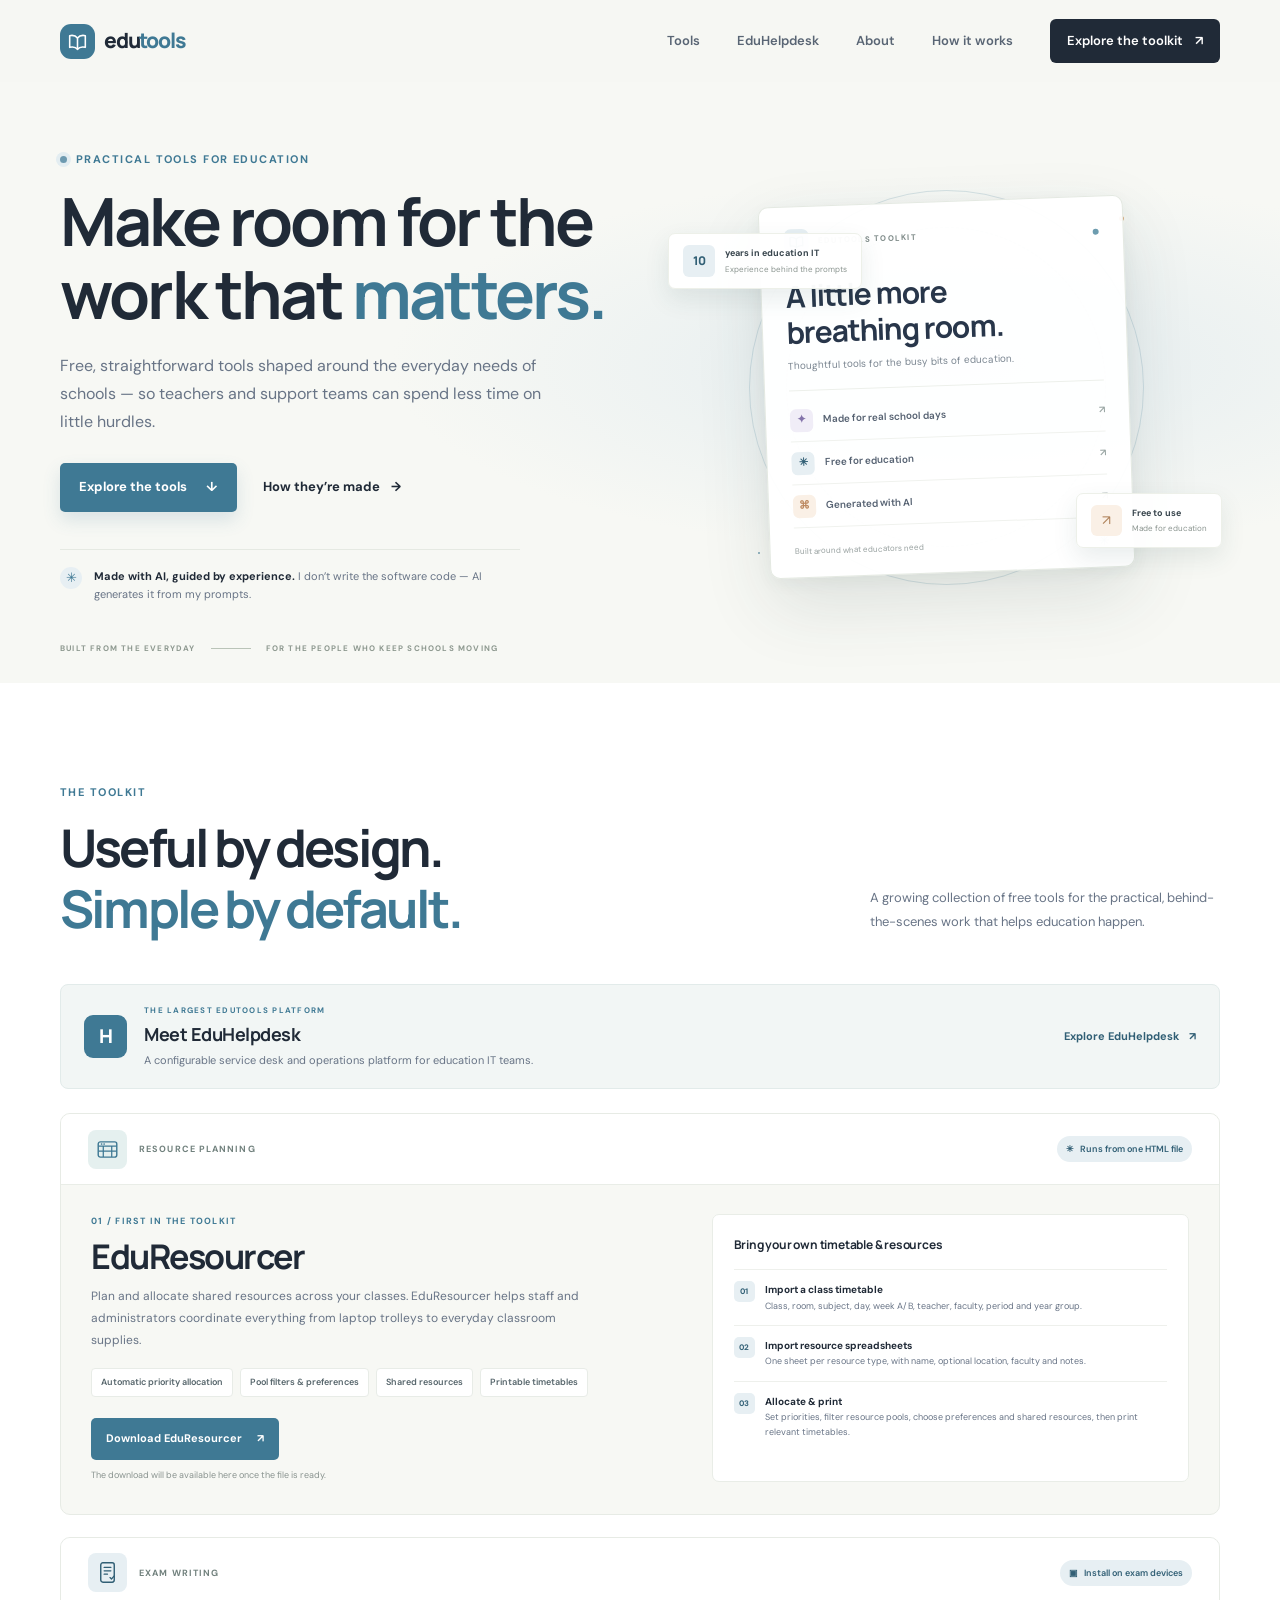
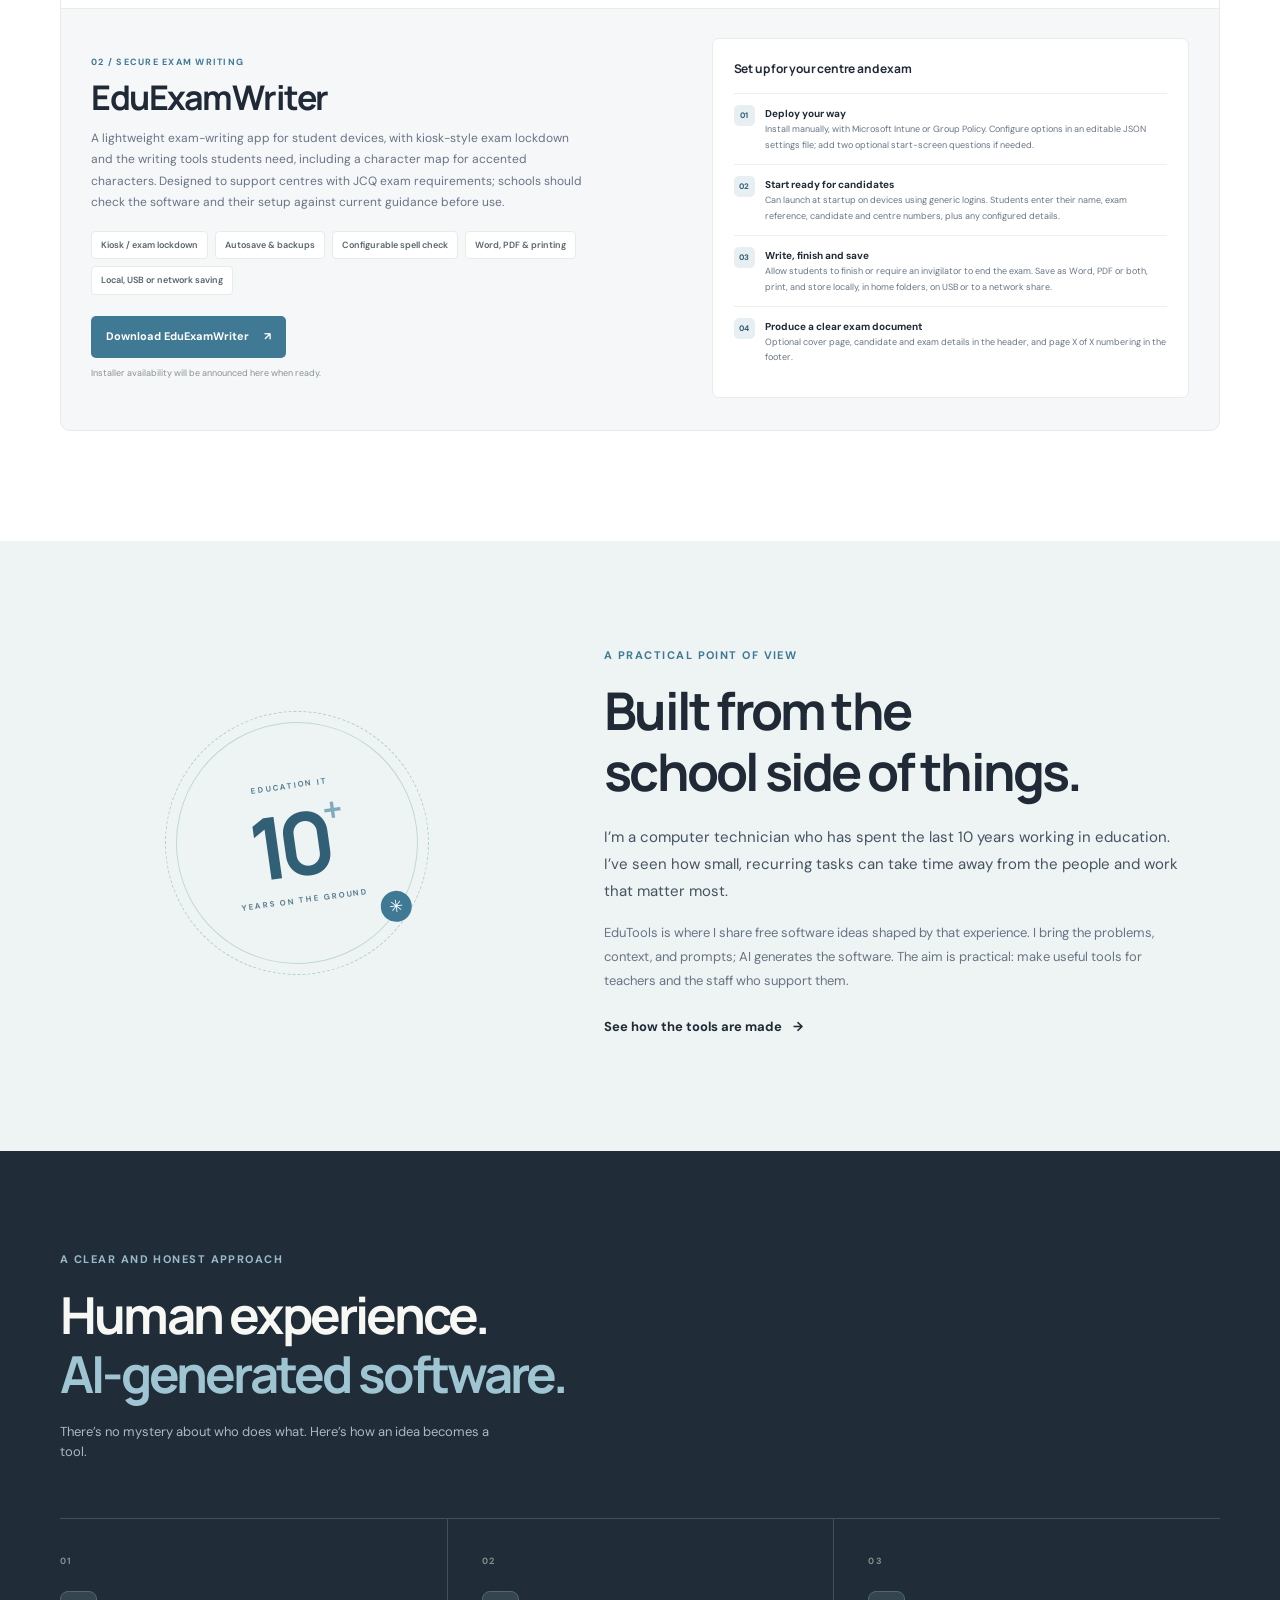
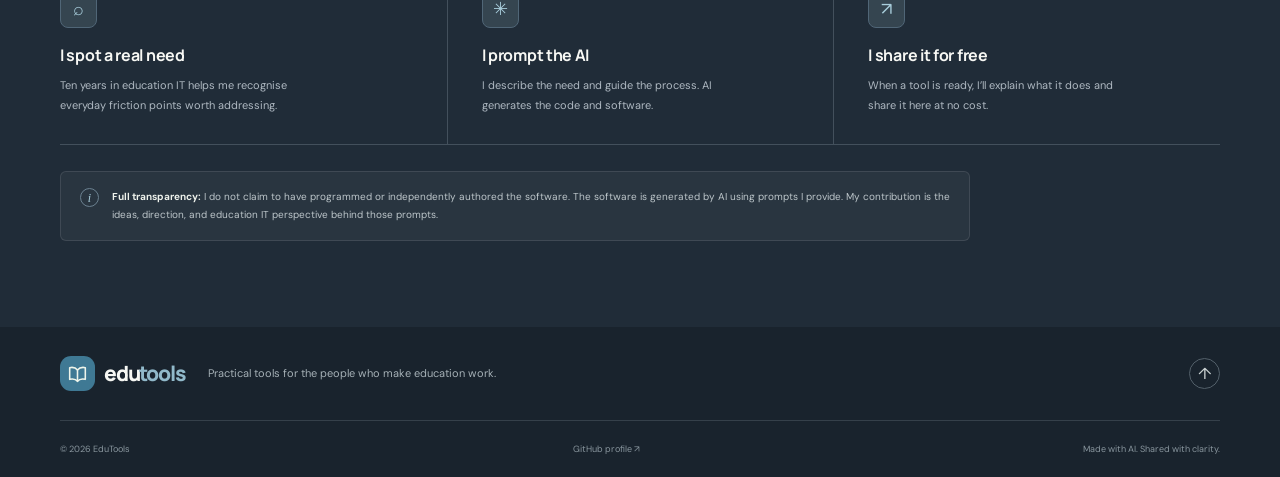
<file: index.html>
<!doctype html>
<html lang="en">
  <head>
    <meta charset="utf-8">
    <meta name="viewport" content="width=device-width, initial-scale=1">
    <meta name="theme-color" content="#f7f8f4">
    <meta
      name="description"
      content="Free, practical tools for education, shaped by a decade of school IT experience and generated with AI."
    >
    <title>EduTools — Practical tools for education</title>
    <link rel="preconnect" href="https://fonts.googleapis.com">
    <link rel="preconnect" href="https://fonts.gstatic.com" crossorigin>
    <link
      href="https://fonts.googleapis.com/css2?family=DM+Sans:wght@400;500;600;700&family=Manrope:wght@400;500;600;700;800&display=swap"
      rel="stylesheet"
    >
    <link rel="stylesheet" href="styles.css">
    <script src="download-links.js" defer></script>
    <script src="script.js" defer></script>
  </head>
  <body>
    <a class="skip-link" href="#main">Skip to content</a>
    <header class="site-header">
      <div class="container nav-wrap">
        <a class="brand" href="#" aria-label="EduTools home">
          <span class="brand-mark" aria-hidden="true">
            <svg viewBox="0 0 32 32" fill="none">
              <path d="M6 8.5C10.5 7.5 14 9 16 11.5c2-2.5 5.5-4 10-3v15c-4.5-1-8-.1-10 2.5-2-2.6-5.5-3.5-10-2.5v-15Z" stroke="currentColor" stroke-width="2" stroke-linejoin="round"/>
              <path d="M16 12v14" stroke="currentColor" stroke-width="2" stroke-linecap="round"/>
            </svg>
          </span>
          <span>edu<span class="brand-accent">tools</span></span>
        </a>
        <button class="menu-toggle" type="button" aria-expanded="false" aria-controls="primary-nav">
          <span class="sr-only">Toggle navigation menu</span>
          <span></span><span></span>
        </button>
        <nav class="primary-nav" id="primary-nav" aria-label="Main navigation">
          <a href="#tools">Tools</a>
          <a href="helpdesk.html">EduHelpdesk</a>
          <a href="#about">About</a>
          <a href="#how">How it works</a>
          <a class="nav-cta" href="#tools">Explore the toolkit <span aria-hidden="true">↗</span></a>
        </nav>
      </div>
    </header>

    <main id="main">
      <section class="hero section-shell">
        <div class="container hero-grid">
          <div class="hero-copy">
            <p class="eyebrow"><span class="eyebrow-dot"></span> Practical tools for education</p>
            <h1>Make room for the work that <span>matters.</span></h1>
            <p class="hero-lede">
              Free, straightforward tools shaped around the everyday needs of schools —
              so teachers and support teams can spend less time on little hurdles.
            </p>
            <div class="hero-actions">
              <a class="button button-primary" href="#tools">Explore the tools <span aria-hidden="true">↓</span></a>
              <a class="text-link" href="#how">How they’re made <span aria-hidden="true">→</span></a>
            </div>
            <div class="honesty-note">
              <span class="honesty-icon" aria-hidden="true">✳</span>
              <p><strong>Made with AI, guided by experience.</strong> I don’t write the software code — AI generates it from my prompts.</p>
            </div>
          </div>

          <div class="hero-art" aria-label="An illustration of practical education tools">
            <div class="art-orbit orbit-one"></div>
            <div class="art-orbit orbit-two"></div>
            <div class="orbit-dot dot-one"></div>
            <div class="orbit-dot dot-two"></div>
            <div class="art-card card-main">
              <div class="card-topline">
                <span class="mini-mark"><svg viewBox="0 0 24 24" fill="none" aria-hidden="true"><path d="M4 6.5c3.3-.7 5.8.4 8 2.1 2.2-1.7 4.7-2.8 8-2.1v11c-3.3-.7-5.8 0-8 2-2.2-2-4.7-2.7-8-2v-11Z" stroke="currentColor" stroke-width="1.6" stroke-linejoin="round"/><path d="M12 8.8v10.4" stroke="currentColor" stroke-width="1.6"/></svg></span>
                <span class="card-label">EDUTOOLS TOOLKIT</span>
                <span class="live-dot" aria-hidden="true"></span>
              </div>
              <div class="art-heading">A little more<br>breathing room.</div>
              <p class="art-caption">Thoughtful tools for the busy bits of education.</p>
              <div class="art-divider"></div>
              <div class="art-rows">
                <div class="art-row"><span class="row-icon lilac">✦</span><span>Made for real school days</span><span class="row-arrow">↗</span></div>
                <div class="art-row"><span class="row-icon mint">✳</span><span>Free for education</span><span class="row-arrow">↗</span></div>
                <div class="art-row"><span class="row-icon peach">⌘</span><span>Generated with AI</span><span class="row-arrow">↗</span></div>
              </div>
              <div class="card-footer"><span>Built around what educators need</span><span class="footer-sparkle">✳</span></div>
            </div>
            <div class="floating-tag tag-experience"><span class="tag-icon">10</span><span><strong>years in education IT</strong><small>Experience behind the prompts</small></span></div>
            <div class="floating-tag tag-free"><span class="free-icon">↗</span><span><strong>Free to use</strong><small>Made for education</small></span></div>
          </div>
        </div>
        <div class="hero-bottom container">
          <span>BUILT FROM THE EVERYDAY</span>
          <span class="bottom-line"></span>
          <span>FOR THE PEOPLE WHO KEEP SCHOOLS MOVING</span>
        </div>
      </section>

      <section class="tools-section section-shell" id="tools">
        <div class="container">
          <div class="section-heading tools-heading">
            <div>
              <p class="eyebrow">The toolkit</p>
              <h2>Useful by design.<br><span>Simple by default.</span></h2>
            </div>
            <p class="section-intro">A growing collection of free tools for the practical, behind-the-scenes work that helps education happen.</p>
          </div>
          <a class="helpdesk-feature-link" href="helpdesk.html">
            <span class="helpdesk-feature-icon" aria-hidden="true">H</span>
            <span class="helpdesk-feature-copy">
              <span class="tool-kicker">THE LARGEST EDUTOOLS PLATFORM</span>
              <strong>Meet EduHelpdesk</strong>
              <span>A configurable service desk and operations platform for education IT teams.</span>
            </span>
            <span class="helpdesk-feature-cta">Explore EduHelpdesk <span aria-hidden="true">↗</span></span>
          </a>
          <article class="tool-card">
            <div class="tool-card-top">
              <div class="tool-icon" aria-hidden="true">
                <svg viewBox="0 0 32 32" fill="none">
                  <rect x="5" y="7" width="22" height="18" rx="2.5" stroke="currentColor" stroke-width="1.7"/>
                  <path d="M5 12h22M11 12v13m10-13v13M5 18h22" stroke="currentColor" stroke-width="1.5"/>
                  <path d="M9 9.5h.01M12 9.5h.01" stroke="currentColor" stroke-width="2" stroke-linecap="round"/>
                </svg>
              </div>
              <span class="tool-type">RESOURCE PLANNING</span>
              <span class="tool-file-badge"><span aria-hidden="true">✳</span> Runs from one HTML file</span>
            </div>
            <div class="tool-card-body">
              <div class="tool-details">
                <p class="tool-kicker">01 / FIRST IN THE TOOLKIT</p>
                <h3>EduResourcer</h3>
                <p class="tool-description">Plan and allocate shared resources across your classes. EduResourcer helps staff and administrators coordinate everything from laptop trolleys to everyday classroom supplies.</p>
                <div class="tool-features" aria-label="Key features">
                  <span>Automatic priority allocation</span>
                  <span>Pool filters &amp; preferences</span>
                  <span>Shared resources</span>
                  <span>Printable timetables</span>
                </div>
                <a class="tool-download is-disabled" id="eduresourcer-download" aria-disabled="true" tabindex="-1">
                  <span class="download-label">Download link coming soon</span>
                  <span aria-hidden="true">↗</span>
                </a>
                <p class="download-note">The download will be available here once the file is ready.</p>
              </div>
              <div class="tool-workflow">
                <h4>Bring your own timetable &amp; resources</h4>
                <div class="workflow-item">
                  <span class="workflow-number">01</span>
                  <p><strong>Import a class timetable</strong><br>Class, room, subject, day, week A/B, teacher, faculty, period and year group.</p>
                </div>
                <div class="workflow-item">
                  <span class="workflow-number">02</span>
                  <p><strong>Import resource spreadsheets</strong><br>One sheet per resource type, with name, optional location, faculty and notes.</p>
                </div>
                <div class="workflow-item">
                  <span class="workflow-number">03</span>
                  <p><strong>Allocate &amp; print</strong><br>Set priorities, filter resource pools, choose preferences and shared resources, then print relevant timetables.</p>
                </div>
              </div>
            </div>
          </article>
          <article class="tool-card tool-card-exam">
            <div class="tool-card-top">
              <div class="tool-icon exam-icon" aria-hidden="true">
                <svg viewBox="0 0 32 32" fill="none">
                  <rect x="8" y="4.5" width="16" height="23" rx="2.5" stroke="currentColor" stroke-width="1.7"/>
                  <path d="M12 10h8m-8 4h8m-8 4h4" stroke="currentColor" stroke-width="1.5" stroke-linecap="round"/>
                  <path d="m19 22 1.7 1.7L24 20" stroke="currentColor" stroke-width="1.5" stroke-linecap="round" stroke-linejoin="round"/>
                </svg>
              </div>
              <span class="tool-type">EXAM WRITING</span>
              <span class="tool-file-badge install-badge"><span aria-hidden="true">▣</span> Install on exam devices</span>
            </div>
            <div class="tool-card-body">
              <div class="tool-details">
                <p class="tool-kicker">02 / SECURE EXAM WRITING</p>
                <h3>EduExamWriter</h3>
                <p class="tool-description">A lightweight exam-writing app for student devices, with kiosk-style exam lockdown and the writing tools students need, including a character map for accented characters. Designed to support centres with JCQ exam requirements; schools should check the software and their setup against current guidance before use.</p>
                <div class="tool-features" aria-label="Key features">
                  <span>Kiosk / exam lockdown</span>
                  <span>Autosave &amp; backups</span>
                  <span>Configurable spell check</span>
                  <span>Word, PDF &amp; printing</span>
                  <span>Local, USB or network saving</span>
                </div>
                <a class="tool-download is-disabled" id="eduexamwriter-download" aria-disabled="true" tabindex="-1">
                  <span class="download-label">Installer link coming soon</span>
                  <span aria-hidden="true">↗</span>
                </a>
                <p class="download-note">Installer availability will be announced here when ready.</p>
              </div>
              <div class="tool-workflow">
                <h4>Set up for your centre and exam</h4>
                <div class="workflow-item">
                  <span class="workflow-number">01</span>
                  <p><strong>Deploy your way</strong><br>Install manually, with Microsoft Intune or Group Policy. Configure options in an editable JSON settings file; add two optional start-screen questions if needed.</p>
                </div>
                <div class="workflow-item">
                  <span class="workflow-number">02</span>
                  <p><strong>Start ready for candidates</strong><br>Can launch at startup on devices using generic logins. Students enter their name, exam reference, candidate and centre numbers, plus any configured details.</p>
                </div>
                <div class="workflow-item">
                  <span class="workflow-number">03</span>
                  <p><strong>Write, finish and save</strong><br>Allow students to finish or require an invigilator to end the exam. Save as Word, PDF or both, print, and store locally, in home folders, on USB or to a network share.</p>
                </div>
                <div class="workflow-item">
                  <span class="workflow-number">04</span>
                  <p><strong>Produce a clear exam document</strong><br>Optional cover page, candidate and exam details in the header, and page X of X numbering in the footer.</p>
                </div>
              </div>
            </div>
          </article>
        </div>
      </section>

      <section class="about-section section-shell" id="about">
        <div class="container about-grid">
          <div class="about-stamp">
            <div class="stamp-ring">
              <span class="stamp-top">EDUCATION IT</span>
              <span class="stamp-number">10<span>+</span></span>
              <span class="stamp-bottom">YEARS ON THE GROUND</span>
              <span class="stamp-center" aria-hidden="true">✳</span>
            </div>
          </div>
          <div class="about-copy">
            <p class="eyebrow">A practical point of view</p>
            <h2>Built from the<br>school side of things.</h2>
            <p class="about-lede">I’m a computer technician who has spent the last 10 years working in education. I’ve seen how small, recurring tasks can take time away from the people and work that matter most.</p>
            <p>EduTools is where I share free software ideas shaped by that experience. I bring the problems, context, and prompts; AI generates the software. The aim is practical: make useful tools for teachers and the staff who support them.</p>
            <a class="text-link" href="#how">See how the tools are made <span aria-hidden="true">→</span></a>
          </div>
        </div>
      </section>

      <section class="process-section section-shell" id="how">
        <div class="container">
          <div class="process-heading">
            <p class="eyebrow eyebrow-light">A clear and honest approach</p>
            <h2>Human experience.<br><span>AI-generated software.</span></h2>
            <p>There’s no mystery about who does what. Here’s how an idea becomes a tool.</p>
          </div>
          <div class="process-steps">
            <article class="process-step">
              <span class="step-number">01</span>
              <span class="step-icon" aria-hidden="true">⌕</span>
              <h3>I spot a real need</h3>
              <p>Ten years in education IT helps me recognise everyday friction points worth addressing.</p>
            </article>
            <article class="process-step">
              <span class="step-number">02</span>
              <span class="step-icon" aria-hidden="true">✳</span>
              <h3>I prompt the AI</h3>
              <p>I describe the need and guide the process. AI generates the code and software.</p>
            </article>
            <article class="process-step">
              <span class="step-number">03</span>
              <span class="step-icon" aria-hidden="true">↗</span>
              <h3>I share it for free</h3>
              <p>When a tool is ready, I’ll explain what it does and share it here at no cost.</p>
            </article>
          </div>
          <div class="disclosure">
            <span class="disclosure-icon" aria-hidden="true">i</span>
            <p><strong>Full transparency:</strong> I do not claim to have programmed or independently authored the software. The software is generated by AI using prompts I provide. My contribution is the ideas, direction, and education IT perspective behind those prompts.</p>
          </div>
        </div>
      </section>
    </main>

    <footer class="site-footer">
      <div class="container footer-main">
        <a class="brand footer-brand" href="#" aria-label="EduTools home">
          <span class="brand-mark" aria-hidden="true">
            <svg viewBox="0 0 32 32" fill="none"><path d="M6 8.5C10.5 7.5 14 9 16 11.5c2-2.5 5.5-4 10-3v15c-4.5-1-8-.1-10 2.5-2-2.6-5.5-3.5-10-2.5v-15Z" stroke="currentColor" stroke-width="2" stroke-linejoin="round"/><path d="M16 12v14" stroke="currentColor" stroke-width="2" stroke-linecap="round"/></svg>
          </span>
          <span>edu<span class="brand-accent">tools</span></span>
        </a>
        <p>Practical tools for the people who make education work.</p>
        <a class="footer-up" href="#" aria-label="Back to top">↑</a>
      </div>
      <div class="container footer-bottom">
        <span>© <span id="year">2026</span> EduTools</span>
        <a href="https://github.com/StevenPaulDavid" target="_blank" rel="noopener noreferrer">GitHub profile ↗</a>
        <span>Made with AI. Shared with clarity.</span>
      </div>
    </footer>
  </body>
</html>
</file>
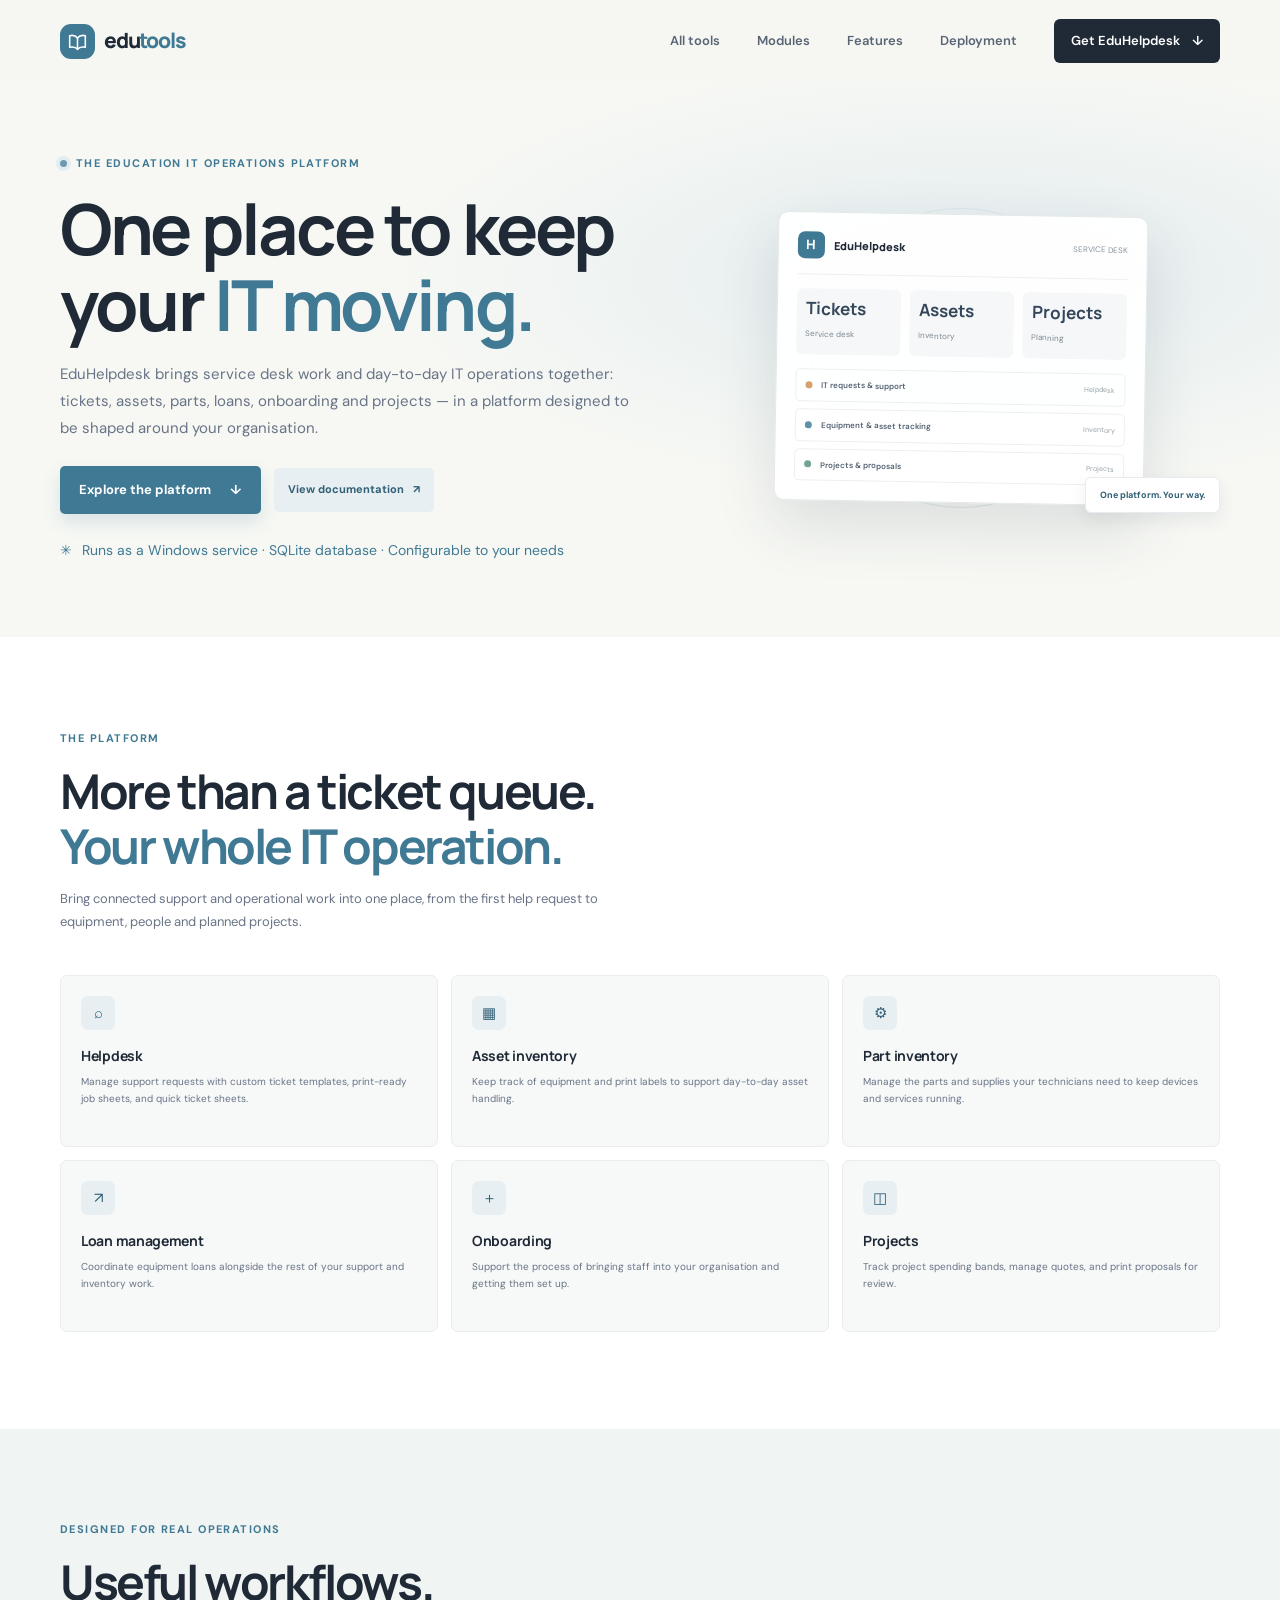
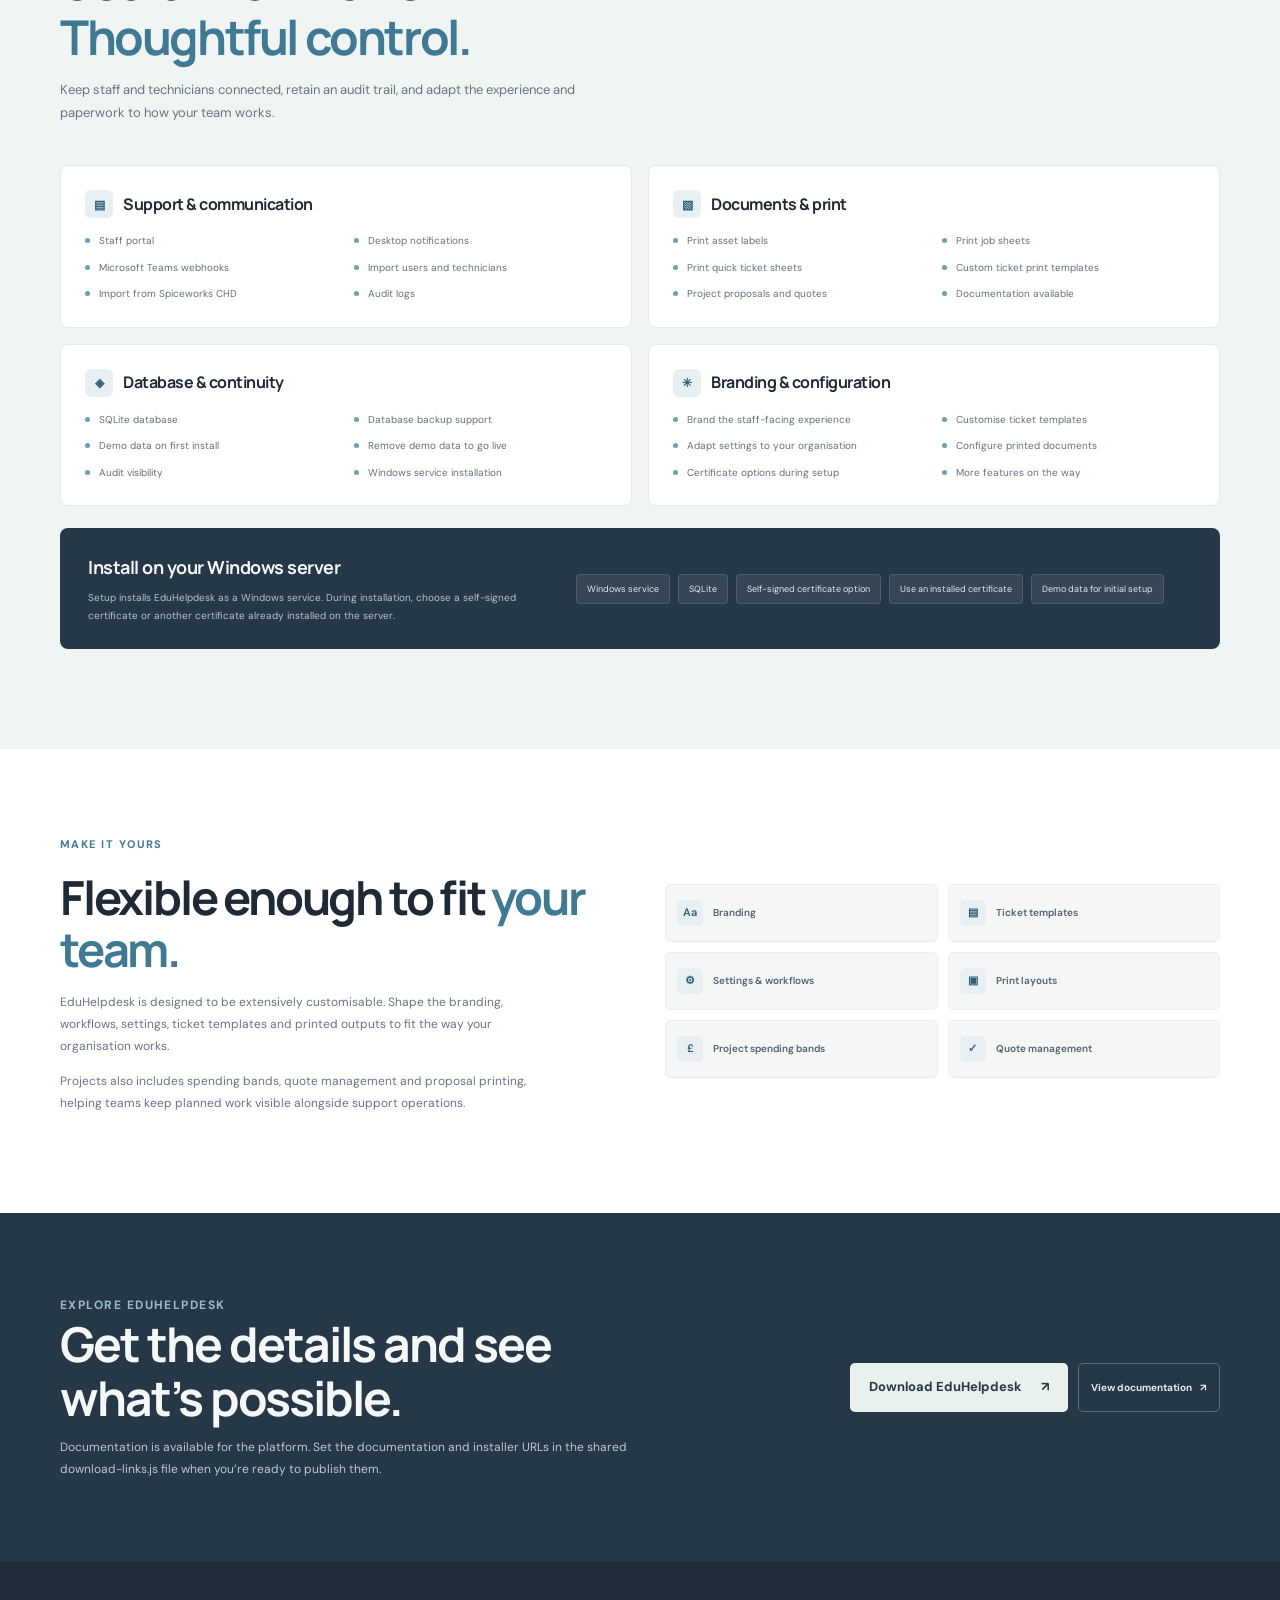
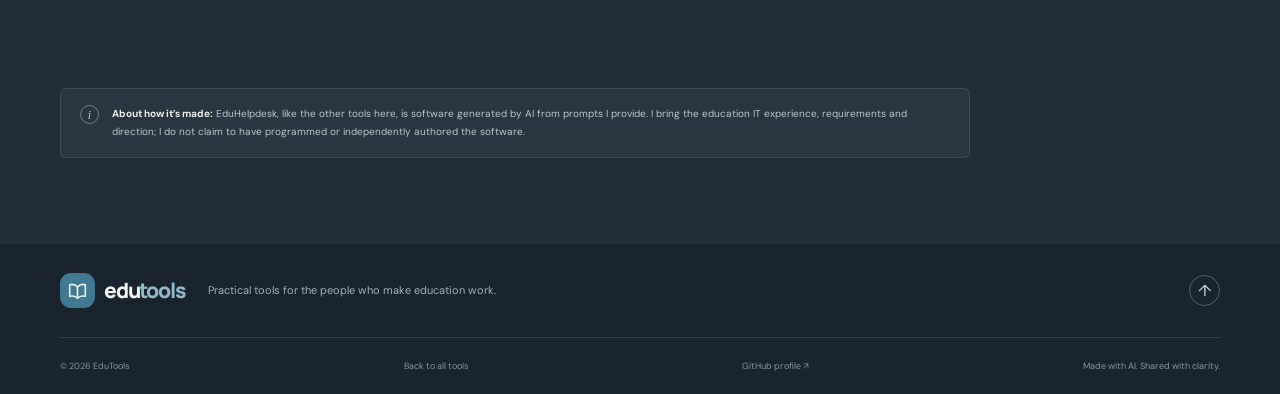
<file: helpdesk.html>
<!doctype html>
<html lang="en">
  <head>
    <meta charset="utf-8">
    <meta name="viewport" content="width=device-width, initial-scale=1">
    <meta name="theme-color" content="#f7f8f4">
    <meta
      name="description"
      content="Meet EduHelpdesk: a configurable education IT platform for helpdesk tickets, assets, parts, loans, onboarding and projects."
    >
    <title>EduHelpdesk — Education IT, organised</title>
    <link rel="preconnect" href="https://fonts.googleapis.com">
    <link rel="preconnect" href="https://fonts.gstatic.com" crossorigin>
    <link
      href="https://fonts.googleapis.com/css2?family=DM+Sans:wght@400;500;600;700&family=Manrope:wght@400;500;600;700;800&display=swap"
      rel="stylesheet"
    >
    <link rel="stylesheet" href="styles.css">
    <link rel="stylesheet" href="helpdesk.css">
    <script src="download-links.js" defer></script>
    <script src="script.js" defer></script>
  </head>
  <body class="helpdesk-page">
    <a class="skip-link" href="#main">Skip to content</a>
    <header class="site-header">
      <div class="container nav-wrap">
        <a class="brand" href="index.html" aria-label="EduTools home">
          <span class="brand-mark" aria-hidden="true">
            <svg viewBox="0 0 32 32" fill="none">
              <path d="M6 8.5C10.5 7.5 14 9 16 11.5c2-2.5 5.5-4 10-3v15c-4.5-1-8-.1-10 2.5-2-2.6-5.5-3.5-10-2.5v-15Z" stroke="currentColor" stroke-width="2" stroke-linejoin="round"/>
              <path d="M16 12v14" stroke="currentColor" stroke-width="2" stroke-linecap="round"/>
            </svg>
          </span>
          <span>edu<span class="brand-accent">tools</span></span>
        </a>
        <button class="menu-toggle" type="button" aria-expanded="false" aria-controls="primary-nav">
          <span class="sr-only">Toggle navigation menu</span>
          <span></span><span></span>
        </button>
        <nav class="primary-nav" id="primary-nav" aria-label="Main navigation">
          <a href="index.html#tools">All tools</a>
          <a href="#modules">Modules</a>
          <a href="#features">Features</a>
          <a href="#deployment">Deployment</a>
          <a class="nav-cta" href="#get-started">Get EduHelpdesk <span aria-hidden="true">↓</span></a>
        </nav>
      </div>
    </header>

    <main id="main">
      <section class="helpdesk-hero section-shell">
        <div class="container helpdesk-hero-grid">
          <div class="helpdesk-hero-copy">
            <p class="eyebrow"><span class="eyebrow-dot"></span> The education IT operations platform</p>
            <h1>One place to keep your <span>IT moving.</span></h1>
            <p>EduHelpdesk brings service desk work and day-to-day IT operations together: tickets, assets, parts, loans, onboarding and projects — in a platform designed to be shaped around your organisation.</p>
            <div class="helpdesk-actions">
              <a class="button button-primary helpdesk-primary" href="#modules">Explore the platform <span aria-hidden="true">↓</span></a>
              <a class="helpdesk-secondary is-disabled" id="helpdesk-docs" aria-disabled="true" tabindex="-1">
                <span class="download-label">Documentation link coming soon</span>
                <span aria-hidden="true">↗</span>
              </a>
            </div>
            <div class="helpdesk-hero-footnote">
              <span aria-hidden="true">✳</span>
              <span>Runs as a Windows service · SQLite database · Configurable to your needs</span>
            </div>
          </div>
          <div class="helpdesk-hero-art" aria-label="Illustration of an IT helpdesk dashboard">
            <div class="helpdesk-orbit"></div>
            <div class="helpdesk-dashboard">
              <div class="dashboard-top">
                <span class="dashboard-mark">H</span>
                <span class="dashboard-title">EduHelpdesk</span>
                <span class="dashboard-subtitle">SERVICE DESK</span>
              </div>
              <div class="dashboard-metrics">
                <div class="dashboard-metric"><strong>Tickets</strong><span>Service desk</span></div>
                <div class="dashboard-metric"><strong>Assets</strong><span>Inventory</span></div>
                <div class="dashboard-metric"><strong>Projects</strong><span>Planning</span></div>
              </div>
              <div class="dashboard-tickets">
                <div class="dashboard-ticket"><span class="ticket-status"></span><span class="dashboard-ticket-text">IT requests &amp; support</span><small>Helpdesk</small></div>
                <div class="dashboard-ticket"><span class="ticket-status ticket-open"></span><span class="dashboard-ticket-text">Equipment &amp; asset tracking</span><small>Inventory</small></div>
                <div class="dashboard-ticket"><span class="ticket-status ticket-done"></span><span class="dashboard-ticket-text">Projects &amp; proposals</span><small>Projects</small></div>
              </div>
            </div>
            <span class="hero-platform-tag">One platform. Your way.</span>
          </div>
        </div>
      </section>

      <section class="helpdesk-overview section-shell" id="modules">
        <div class="container">
          <div class="helpdesk-section-heading">
            <p class="eyebrow">The platform</p>
            <h2>More than a ticket queue.<br><span>Your whole IT operation.</span></h2>
            <p>Bring connected support and operational work into one place, from the first help request to equipment, people and planned projects.</p>
          </div>
          <div class="module-grid">
            <article class="module-card">
              <span class="module-icon" aria-hidden="true">⌕</span>
              <h3>Helpdesk</h3>
              <p>Manage support requests with custom ticket templates, print-ready job sheets, and quick ticket sheets.</p>
            </article>
            <article class="module-card">
              <span class="module-icon" aria-hidden="true">▦</span>
              <h3>Asset inventory</h3>
              <p>Keep track of equipment and print labels to support day-to-day asset handling.</p>
            </article>
            <article class="module-card">
              <span class="module-icon" aria-hidden="true">⚙</span>
              <h3>Part inventory</h3>
              <p>Manage the parts and supplies your technicians need to keep devices and services running.</p>
            </article>
            <article class="module-card">
              <span class="module-icon" aria-hidden="true">↗</span>
              <h3>Loan management</h3>
              <p>Coordinate equipment loans alongside the rest of your support and inventory work.</p>
            </article>
            <article class="module-card">
              <span class="module-icon" aria-hidden="true">＋</span>
              <h3>Onboarding</h3>
              <p>Support the process of bringing staff into your organisation and getting them set up.</p>
            </article>
            <article class="module-card">
              <span class="module-icon" aria-hidden="true">◫</span>
              <h3>Projects</h3>
              <p>Track project spending bands, manage quotes, and print proposals for review.</p>
            </article>
          </div>
        </div>
      </section>

      <section class="helpdesk-capabilities section-shell" id="features">
        <div class="container">
          <div class="helpdesk-section-heading">
            <p class="eyebrow">Designed for real operations</p>
            <h2>Useful workflows.<br><span>Thoughtful control.</span></h2>
            <p>Keep staff and technicians connected, retain an audit trail, and adapt the experience and paperwork to how your team works.</p>
          </div>
          <div class="capability-grid">
            <article class="capability-card">
              <h3><span aria-hidden="true">▤</span> Support &amp; communication</h3>
              <ul class="capability-list">
                <li>Staff portal</li>
                <li>Desktop notifications</li>
                <li>Microsoft Teams webhooks</li>
                <li>Import users and technicians</li>
                <li>Import from Spiceworks CHD</li>
                <li>Audit logs</li>
              </ul>
            </article>
            <article class="capability-card">
              <h3><span aria-hidden="true">▧</span> Documents &amp; print</h3>
              <ul class="capability-list">
                <li>Print asset labels</li>
                <li>Print job sheets</li>
                <li>Print quick ticket sheets</li>
                <li>Custom ticket print templates</li>
                <li>Project proposals and quotes</li>
                <li>Documentation available</li>
              </ul>
            </article>
            <article class="capability-card">
              <h3><span aria-hidden="true">◈</span> Database &amp; continuity</h3>
              <ul class="capability-list">
                <li>SQLite database</li>
                <li>Database backup support</li>
                <li>Demo data on first install</li>
                <li>Remove demo data to go live</li>
                <li>Audit visibility</li>
                <li>Windows service installation</li>
              </ul>
            </article>
            <article class="capability-card">
              <h3><span aria-hidden="true">✳</span> Branding &amp; configuration</h3>
              <ul class="capability-list">
                <li>Brand the staff-facing experience</li>
                <li>Customise ticket templates</li>
                <li>Adapt settings to your organisation</li>
                <li>Configure printed documents</li>
                <li>Certificate options during setup</li>
                <li>More features on the way</li>
              </ul>
            </article>
          </div>
          <div class="deployment-band" id="deployment">
            <div>
              <h3>Install on your Windows server</h3>
              <p>Setup installs EduHelpdesk as a Windows service. During installation, choose a self-signed certificate or another certificate already installed on the server.</p>
            </div>
            <div class="deployment-options" aria-label="Platform details">
              <span>Windows service</span>
              <span>SQLite</span>
              <span>Self-signed certificate option</span>
              <span>Use an installed certificate</span>
              <span>Demo data for initial setup</span>
            </div>
          </div>
        </div>
      </section>

      <section class="helpdesk-customization section-shell">
        <div class="container customization-grid">
          <div class="customization-copy">
            <p class="eyebrow">Make it yours</p>
            <h2>Flexible enough to fit <span>your team.</span></h2>
            <p>EduHelpdesk is designed to be extensively customisable. Shape the branding, workflows, settings, ticket templates and printed outputs to fit the way your organisation works.</p>
            <p>Projects also includes spending bands, quote management and proposal printing, helping teams keep planned work visible alongside support operations.</p>
          </div>
          <div class="customization-list">
            <div class="customization-item"><span aria-hidden="true">Aa</span>Branding</div>
            <div class="customization-item"><span aria-hidden="true">▤</span>Ticket templates</div>
            <div class="customization-item"><span aria-hidden="true">⚙</span>Settings &amp; workflows</div>
            <div class="customization-item"><span aria-hidden="true">▣</span>Print layouts</div>
            <div class="customization-item"><span aria-hidden="true">£</span>Project spending bands</div>
            <div class="customization-item"><span aria-hidden="true">✓</span>Quote management</div>
          </div>
        </div>
      </section>

      <section class="helpdesk-next section-shell" id="get-started">
        <div class="container next-grid">
          <div class="next-copy">
            <p class="eyebrow">Explore EduHelpdesk</p>
            <h2>Get the details and see what’s possible.</h2>
            <p>Documentation is available for the platform. Set the documentation and installer URLs in the shared download-links.js file when you’re ready to publish them.</p>
          </div>
          <div class="next-links">
            <a class="button button-primary" id="helpdesk-download" aria-disabled="true" tabindex="-1">
              <span class="download-label">Installer link coming soon</span>
              <span aria-hidden="true">↗</span>
            </a>
            <a class="next-doc-link is-disabled" id="helpdesk-docs-bottom" aria-disabled="true" tabindex="-1">
              <span class="download-label">Documentation link coming soon</span>
              <span aria-hidden="true">↗</span>
            </a>
          </div>
        </div>
      </section>

      <section class="process-section section-shell">
        <div class="container">
          <div class="disclosure">
            <span class="disclosure-icon" aria-hidden="true">i</span>
            <p><strong>About how it’s made:</strong> EduHelpdesk, like the other tools here, is software generated by AI from prompts I provide. I bring the education IT experience, requirements and direction; I do not claim to have programmed or independently authored the software.</p>
          </div>
        </div>
      </section>
    </main>

    <footer class="site-footer">
      <div class="container footer-main">
        <a class="brand footer-brand" href="index.html" aria-label="EduTools home">
          <span class="brand-mark" aria-hidden="true">
            <svg viewBox="0 0 32 32" fill="none"><path d="M6 8.5C10.5 7.5 14 9 16 11.5c2-2.5 5.5-4 10-3v15c-4.5-1-8-.1-10 2.5-2-2.6-5.5-3.5-10-2.5v-15Z" stroke="currentColor" stroke-width="2" stroke-linejoin="round"/><path d="M16 12v14" stroke="currentColor" stroke-width="2" stroke-linecap="round"/></svg>
          </span>
          <span>edu<span class="brand-accent">tools</span></span>
        </a>
        <p>Practical tools for the people who make education work.</p>
        <a class="footer-up" href="#" aria-label="Back to top">↑</a>
      </div>
      <div class="container footer-bottom">
        <span>© <span id="year">2026</span> EduTools</span>
        <a href="index.html" class="footer-return">Back to all tools</a>
        <a href="https://github.com/StevenPaulDavid" target="_blank" rel="noopener noreferrer">GitHub profile ↗</a>
        <span>Made with AI. Shared with clarity.</span>
      </div>
    </footer>
  </body>
</html>
</file>
<file: styles.css>
:root {
  color-scheme: light;
  --ink: #202a37;
  --muted: #687486;
  --teal: #3f7994;
  --teal-dark: #315f75;
  --teal-soft: #e7eff3;
  --paper: #f7f8f4;
  --white: #fff;
  --line: #e5e9e2;
  --night: #202c38;
  --display: "Manrope", "DM Sans", sans-serif;
  --body: "DM Sans", sans-serif;
}

* { box-sizing: border-box; }
html { scroll-behavior: smooth; scroll-padding-top: 88px; }
body { margin: 0; color: var(--ink); background: var(--paper); font-family: var(--body); font-size: 16px; line-height: 1.6; -webkit-font-smoothing: antialiased; }
a { color: inherit; text-decoration: none; }
button { font: inherit; }
.container { width: min(1160px, calc(100% - 64px)); margin: 0 auto; }
.section-shell { position: relative; overflow: hidden; }
.skip-link { position: absolute; z-index: 20; top: 10px; left: 10px; padding: 10px 14px; color: var(--white); background: var(--night); transform: translateY(-150%); }
.skip-link:focus { transform: translateY(0); }
.sr-only { position: absolute; width: 1px; height: 1px; padding: 0; margin: -1px; overflow: hidden; clip: rect(0, 0, 0, 0); white-space: nowrap; border: 0; }

.site-header { position: relative; z-index: 5; background: rgba(247, 248, 244, .93); }
.nav-wrap { height: 82px; display: flex; align-items: center; justify-content: space-between; }
.brand { display: inline-flex; align-items: center; gap: 9px; color: var(--ink); font-family: var(--display); font-size: 21px; font-weight: 800; letter-spacing: -1.2px; }
.brand-mark { display: grid; width: 35px; height: 35px; place-items: center; color: var(--white); background: var(--teal); border-radius: 11px; }
.brand-mark svg { width: 25px; height: 25px; }
.brand-accent { color: var(--teal); }
.primary-nav { display: flex; align-items: center; gap: 37px; color: #596574; font-size: 13px; font-weight: 600; }
.primary-nav > a:not(.nav-cta):hover, .text-link:hover { color: var(--teal-dark); }
.nav-cta { display: inline-flex; align-items: center; gap: 12px; padding: 12px 17px; color: var(--white); background: var(--ink); border-radius: 6px; transition: background .2s ease, transform .2s ease; }
.nav-cta:hover { background: var(--teal-dark); transform: translateY(-1px); }
.menu-toggle { display: none; }

.hero { padding: 67px 0 28px; background: radial-gradient(ellipse at 75% 47%, rgba(222, 233, 238, .76) 0, rgba(247, 248, 244, 0) 42%); }
.hero-grid { min-height: 476px; display: grid; grid-template-columns: 1.02fr .98fr; align-items: center; gap: 42px; }
.hero-copy { position: relative; z-index: 1; padding-bottom: 20px; }
.eyebrow { display: flex; align-items: center; gap: 9px; margin: 0 0 17px; color: var(--teal); font-size: 11px; font-weight: 700; letter-spacing: 1.45px; text-transform: uppercase; }
.eyebrow-dot { width: 7px; height: 7px; background: #6d9ab0; border-radius: 50%; box-shadow: 0 0 0 4px #e3edf1; }
h1, h2, h3, p { margin-top: 0; }
h1, h2 { font-family: var(--display); letter-spacing: -2.8px; }
.hero h1 { max-width: 570px; margin-bottom: 22px; font-size: clamp(48px, 5.2vw, 68px); font-weight: 700; line-height: 1.09; }
.hero h1 span, .section-heading h2 span { color: var(--teal); }
.hero-lede { max-width: 490px; margin-bottom: 27px; color: var(--muted); font-size: 16px; line-height: 1.75; }
.hero-actions { display: flex; align-items: center; gap: 26px; }
.button { display: inline-flex; align-items: center; justify-content: center; gap: 19px; padding: 14px 19px; border-radius: 5px; font-size: 13px; font-weight: 700; transition: transform .2s ease, background .2s ease; }
.button-primary { color: var(--white); background: var(--teal); box-shadow: 0 8px 18px rgba(63, 121, 148, .16); }
.button-primary:hover { background: var(--teal-dark); transform: translateY(-2px); }
.text-link { display: inline-flex; align-items: center; gap: 11px; color: var(--ink); font-size: 13px; font-weight: 700; transition: color .2s ease; }
.honesty-note { display: flex; max-width: 460px; align-items: flex-start; gap: 12px; margin-top: 37px; padding-top: 17px; border-top: 1px solid var(--line); }
.honesty-icon { display: grid; width: 22px; height: 22px; flex: 0 0 22px; place-items: center; color: var(--teal); background: var(--teal-soft); border-radius: 50%; font-size: 13px; }
.honesty-note p { margin: 0; color: var(--muted); font-size: 11px; line-height: 1.65; }
.honesty-note strong { color: var(--ink); font-weight: 700; }

.hero-art { position: relative; display: grid; min-height: 452px; place-items: center; }
.art-orbit { position: absolute; border: 1px solid rgba(63, 121, 148, .19); border-radius: 50%; }
.orbit-one { width: 395px; height: 395px; }
.orbit-two { width: 320px; height: 320px; border-style: dashed; }
.orbit-dot { position: absolute; z-index: 1; width: 11px; height: 11px; background: #d5a16e; border: 3px solid var(--paper); border-radius: 50%; }
.dot-one { top: 52px; right: 93px; }
.dot-two { bottom: 56px; left: 83px; width: 8px; height: 8px; background: #78a0b1; }
.art-card { position: relative; z-index: 2; }
.card-main { width: min(365px, 77%); min-height: 348px; padding: 22px 24px 15px; background: rgba(255, 255, 255, .95); border: 1px solid rgba(226, 231, 223, .9); border-radius: 10px; box-shadow: 0 28px 70px rgba(43, 69, 68, .12), 0 5px 16px rgba(43, 69, 68, .05); transform: rotate(-2deg); }
.card-topline { display: flex; align-items: center; gap: 9px; }
.mini-mark { display: grid; width: 25px; height: 25px; place-items: center; color: var(--teal); background: var(--teal-soft); border-radius: 7px; }
.mini-mark svg { width: 19px; height: 19px; }
.card-label { color: #7f8b89; font-size: 8px; font-weight: 700; letter-spacing: 1.25px; }
.live-dot { width: 6px; height: 6px; margin-left: auto; background: #6d9caf; border-radius: 50%; }
.art-heading { margin-top: 24px; color: #28364a; font-family: var(--display); font-size: 30px; font-weight: 700; letter-spacing: -1.15px; line-height: 1.2; }
.art-caption { margin: 8px 0 16px; color: #7c8792; font-size: 10px; }
.art-divider { height: 1px; background: #edf0eb; }
.art-rows { padding-top: 8px; }
.art-row { display: flex; height: 43px; align-items: center; gap: 10px; border-bottom: 1px solid #f0f2ee; color: #556171; font-size: 10px; font-weight: 600; }
.row-icon { display: grid; width: 23px; height: 23px; place-items: center; border-radius: 6px; font-size: 11px; }
.row-icon.lilac { color: #8373aa; background: #f0edf7; }
.row-icon.mint { color: var(--teal-dark); background: var(--teal-soft); }
.row-icon.peach { color: #bd8a62; background: #faf0e6; }
.row-arrow { margin-left: auto; color: #9aa6a4; }
.card-footer { display: flex; align-items: center; justify-content: space-between; padding-top: 13px; color: #97a09f; font-size: 8px; }
.footer-sparkle { color: #82aabe; font-size: 13px; }
.floating-tag { position: absolute; z-index: 3; display: flex; align-items: center; gap: 10px; padding: 11px 14px; background: rgba(255, 255, 255, .97); border: 1px solid #edf0e9; border-radius: 7px; box-shadow: 0 10px 25px rgba(40, 76, 77, .1); }
.floating-tag strong, .floating-tag small { display: block; white-space: nowrap; }
.floating-tag strong { color: #38454d; font-size: 9px; }
.floating-tag small { margin-top: 2px; color: #8a948f; font-size: 8px; }
.tag-experience { top: 72px; left: -4px; }
.tag-icon { display: grid; width: 32px; height: 32px; place-items: center; color: var(--teal-dark); background: var(--teal-soft); border-radius: 6px; font-family: var(--display); font-size: 12px; font-weight: 800; }
.tag-free { right: -2px; bottom: 65px; }
.free-icon { display: grid; width: 31px; height: 31px; place-items: center; color: #af8159; background: #faf0e6; border-radius: 6px; font-size: 14px; }
.hero-bottom { display: flex; align-items: center; gap: 15px; padding-top: 17px; color: #8d988f; font-size: 8px; font-weight: 700; letter-spacing: 1.2px; }
.bottom-line { width: 40px; height: 1px; background: #bac4b8; }

.tools-section { padding: 101px 0 110px; background: #fff; }
.section-heading { display: flex; align-items: flex-end; justify-content: space-between; gap: 30px; }
.section-heading h2, .about-copy h2, .process-heading h2 { margin: 0; font-size: clamp(38px, 4.5vw, 52px); font-weight: 700; line-height: 1.16; }
.tools-heading { margin-bottom: 45px; }
.section-intro { max-width: 350px; margin: 0 0 6px; color: var(--muted); font-size: 13px; line-height: 1.8; }
.helpdesk-feature-link { display: flex; align-items: center; gap: 17px; margin-bottom: 24px; padding: 19px 23px; background: #f2f6f5; border: 1px solid #e2ebea; border-radius: 8px; transition: border-color .2s ease, transform .2s ease, box-shadow .2s ease; }
.helpdesk-feature-link:hover { border-color: #bad0dc; box-shadow: 0 10px 25px rgba(48, 91, 112, .07); transform: translateY(-2px); }
.helpdesk-feature-icon { display: grid; width: 43px; height: 43px; flex: 0 0 43px; place-items: center; color: #fff; background: var(--teal); border-radius: 9px; font-family: var(--display); font-size: 19px; font-weight: 800; }
.helpdesk-feature-copy { display: flex; flex: 1; flex-direction: column; gap: 3px; }
.helpdesk-feature-copy .tool-kicker { margin: 0; font-size: 8px; }
.helpdesk-feature-copy strong { color: var(--ink); font-family: var(--display); font-size: 18px; letter-spacing: -.5px; }
.helpdesk-feature-copy > span:last-child { color: var(--muted); font-size: 11px; }
.helpdesk-feature-cta { display: flex; align-items: center; gap: 10px; color: var(--teal-dark); font-size: 11px; font-weight: 700; white-space: nowrap; }
.tool-card { overflow: hidden; background: #f7f8f4; border: 1px solid #e7ebe5; border-radius: 10px; }
.tool-card + .tool-card { margin-top: 22px; }
.tool-card-exam { background: #f5f7f8; }
.tool-card-top { display: flex; min-height: 71px; align-items: center; gap: 12px; padding: 15px 27px; background: #fff; border-bottom: 1px solid #e9ede7; }
.tool-icon { display: grid; width: 39px; height: 39px; flex: 0 0 39px; place-items: center; color: var(--teal); background: #e5f0ef; border-radius: 8px; }
.exam-icon { color: var(--teal-dark); background: var(--teal-soft); }
.tool-icon svg { width: 27px; height: 27px; }
.tool-type { color: #71817d; font-size: 9px; font-weight: 700; letter-spacing: 1.1px; }
.tool-file-badge { display: inline-flex; align-items: center; gap: 6px; margin-left: auto; padding: 6px 9px; color: var(--teal-dark); background: var(--teal-soft); border-radius: 20px; font-size: 9px; font-weight: 600; }
.install-badge { color: var(--teal-dark); background: var(--teal-soft); }
.tool-card-body { display: grid; grid-template-columns: 1.1fr .9fr; gap: 37px; padding: 29px 30px 32px; }
.tool-details { align-self: center; }
.tool-kicker { margin: 0 0 7px; color: var(--teal); font-size: 9px; font-weight: 700; letter-spacing: 1.25px; }
.tool-details h3 { margin: 0 0 10px; font-family: var(--display); font-size: 34px; letter-spacing: -1.5px; line-height: 1.2; }
.tool-description { max-width: 495px; margin: 0; color: var(--muted); font-size: 12px; line-height: 1.8; }
.tool-features { display: flex; flex-wrap: wrap; gap: 7px; margin-top: 17px; }
.tool-features span { padding: 6px 9px; color: #56656b; background: #fff; border: 1px solid #e8ece7; border-radius: 4px; font-size: 9px; font-weight: 600; }
.tool-download { display: inline-flex; min-height: 42px; align-items: center; justify-content: center; gap: 15px; margin-top: 21px; padding: 0 15px; color: #fff; background: var(--teal); border-radius: 5px; font-size: 11px; font-weight: 700; transition: background .2s ease, transform .2s ease; }
.tool-download:not(.is-disabled):hover { background: var(--teal-dark); transform: translateY(-1px); }
.tool-download.is-disabled { color: #75837f; background: #e4e9e4; cursor: not-allowed; }
.tool-card-exam .tool-download:not(.is-disabled) { background: var(--teal); }
.tool-card-exam .tool-download:not(.is-disabled):hover { background: var(--teal-dark); }
.tool-card-exam .workflow-number { color: var(--teal-dark); background: var(--teal-soft); }
.download-note { margin: 8px 0 0; color: #89938f; font-size: 9px; }
.tool-workflow { align-self: stretch; padding: 20px 21px; background: #fff; border: 1px solid #e9ede7; border-radius: 7px; }
.tool-workflow h4 { margin: 0 0 15px; font-family: var(--display); font-size: 12px; letter-spacing: -.2px; }
.workflow-item { display: flex; align-items: flex-start; gap: 10px; padding: 11px 0; border-top: 1px solid #eef0ec; }
.workflow-number { display: grid; width: 21px; height: 21px; flex: 0 0 21px; place-items: center; color: var(--teal-dark); background: var(--teal-soft); border-radius: 5px; font-size: 8px; font-weight: 700; }
.workflow-item p { margin: 0; color: var(--muted); font-size: 9px; line-height: 1.7; }
.workflow-item strong { color: var(--ink); font-size: 10px; }
.about-section { padding: 106px 0 112px; background: #eef4f3; }
.about-grid { display: grid; grid-template-columns: .87fr 1.13fr; align-items: center; gap: 70px; }
.about-stamp { display: grid; min-height: 300px; place-items: center; }
.stamp-ring { position: relative; display: flex; width: 242px; height: 242px; flex-direction: column; align-items: center; justify-content: center; color: var(--teal-dark); border: 1px solid #c1d8d5; border-radius: 50%; outline: 1px dashed #b2ceca; outline-offset: 10px; transform: rotate(-8deg); }
.stamp-top, .stamp-bottom { color: #5d8192; font-size: 8px; font-weight: 700; letter-spacing: 1.8px; }
.stamp-number { margin: 2px 0; font-family: var(--display); font-size: 86px; font-weight: 700; letter-spacing: -9px; line-height: 1.15; }
.stamp-number span { color: #82aabd; font-size: 36px; letter-spacing: -3px; vertical-align: top; }
.stamp-center { position: absolute; right: 15px; bottom: 28px; display: grid; width: 31px; height: 31px; place-items: center; color: #fff; background: var(--teal); border-radius: 50%; font-size: 17px; }
.about-copy { max-width: 580px; }
.about-copy h2 { margin-bottom: 22px; }
.about-copy > p:not(.eyebrow) { margin-bottom: 16px; color: var(--muted); font-size: 13px; line-height: 1.85; }
.about-copy .about-lede { color: #465362 !important; font-size: 15px !important; line-height: 1.8 !important; }
.about-copy .text-link { margin-top: 8px; }

.process-section { padding: 100px 0 86px; color: #f7f8f4; background: var(--night); }
.eyebrow-light { color: #9abcc9; }
.process-heading { max-width: 670px; }
.process-heading h2 { font-size: clamp(38px, 4.3vw, 51px); }
.process-heading h2 span { color: #9fc5d2; }
.process-heading > p:last-child { max-width: 440px; margin: 18px 0 0; color: #aeb8c1; font-size: 13px; }
.process-steps { display: grid; grid-template-columns: repeat(3, 1fr); gap: 0; margin-top: 55px; border-top: 1px solid #43505c; border-bottom: 1px solid #43505c; }
.process-step { position: relative; min-height: 225px; padding: 27px 35px 27px 0; }
.process-step + .process-step { padding-left: 34px; border-left: 1px solid #43505c; }
.step-number { color: #82918c; font-size: 9px; font-weight: 700; letter-spacing: 1.2px; }
.step-icon { display: grid; width: 37px; height: 37px; margin: 19px 0 15px; place-items: center; color: #a9cedc; background: #354550; border: 1px solid #506677; border-radius: 8px; font-size: 18px; }
.process-step h3 { margin-bottom: 8px; font-family: var(--display); font-size: 16px; letter-spacing: -.3px; }
.process-step p { max-width: 265px; margin: 0; color: #aeb8c1; font-size: 11px; line-height: 1.8; }
.disclosure { display: flex; align-items: flex-start; gap: 13px; max-width: 910px; margin-top: 26px; padding: 16px 19px; background: rgba(255, 255, 255, .045); border: 1px solid rgba(255, 255, 255, .1); border-radius: 6px; }
.disclosure-icon { display: grid; width: 19px; height: 19px; flex: 0 0 19px; place-items: center; color: #a9cedc; border: 1px solid #6b8190; border-radius: 50%; font-family: Georgia, serif; font-size: 12px; font-style: italic; }
.disclosure p { margin: 0; color: #bdc6ca; font-size: 10px; line-height: 1.8; }
.disclosure strong { color: #eef2ec; }

.site-footer { color: #cbd3d3; background: #19232d; }
.footer-main { display: flex; min-height: 94px; align-items: center; gap: 24px; border-bottom: 1px solid #35404a; }
.footer-brand { color: #f6f7f3; }
.footer-brand .brand-accent { color: #91b9ca; }
.footer-brand .brand-mark { color: #eef5eb; background: var(--teal); }
.footer-main > p { margin: 0; color: #a5b0b6; font-size: 11px; }
.footer-up { display: grid; width: 31px; height: 31px; margin-left: auto; place-items: center; border: 1px solid #53606a; border-radius: 50%; transition: background .2s ease; }
.footer-up:hover { background: #31404a; }
.footer-bottom { display: flex; min-height: 56px; align-items: center; justify-content: space-between; color: #89969e; font-size: 9px; }

@media (max-width: 900px) {
  .container { width: min(100% - 48px, 700px); }
  .hero { padding-top: 42px; }
  .hero-grid { grid-template-columns: 1fr; gap: 5px; }
  .hero-copy { padding-bottom: 0; }
  .hero h1 { max-width: 630px; font-size: clamp(48px, 8vw, 66px); }
  .hero-art { min-height: 420px; }
  .tag-experience { left: 6%; }
  .tag-free { right: 6%; }
  .hero-bottom { margin-top: 4px; }
  .about-grid { gap: 32px; }
  .tool-card-body { gap: 22px; padding: 24px; }
  .tool-workflow { padding: 17px; }
}

@media (max-width: 640px) {
  html { scroll-padding-top: 70px; }
  .container { width: calc(100% - 40px); }
  .nav-wrap { height: 70px; }
  .menu-toggle { display: flex; width: 40px; height: 40px; flex-direction: column; align-items: center; justify-content: center; gap: 6px; padding: 0; background: transparent; border: 1px solid var(--line); border-radius: 6px; cursor: pointer; }
  .menu-toggle span:not(.sr-only) { width: 17px; height: 2px; background: var(--ink); transition: transform .2s ease; }
  .menu-toggle[aria-expanded="true"] span:nth-last-child(2) { transform: translateY(4px) rotate(45deg); }
  .menu-toggle[aria-expanded="true"] span:last-child { transform: translateY(-4px) rotate(-45deg); }
  .primary-nav { position: absolute; top: 62px; right: 20px; left: 20px; display: none; align-items: stretch; gap: 0; padding: 9px 16px 15px; background: #fff; border: 1px solid var(--line); border-radius: 8px; box-shadow: 0 15px 35px rgba(29, 45, 35, .12); }
  .primary-nav.is-open { display: flex; flex-direction: column; }
  .primary-nav > a:not(.nav-cta) { padding: 11px 0; border-bottom: 1px solid #f0f1ee; }
  .nav-cta { justify-content: center; margin-top: 12px; }
  .hero { padding: 43px 0 24px; }
  .hero-grid { min-height: 0; }
  .eyebrow { font-size: 9px; letter-spacing: 1.1px; }
  .hero h1 { margin-bottom: 16px; font-size: clamp(44px, 13vw, 58px); letter-spacing: -2.3px; }
  .hero-lede { font-size: 14px; }
  .hero-actions { gap: 17px; }
  .button { gap: 11px; padding: 13px 14px; font-size: 11px; }
  .text-link { gap: 7px; font-size: 11px; }
  .honesty-note { margin-top: 25px; }
  .hero-art { min-height: 363px; margin-top: 6px; }
  .orbit-one { width: 315px; height: 315px; }
  .orbit-two { width: 255px; height: 255px; }
  .card-main { width: min(310px, 79%); min-height: 317px; padding: 18px 19px 13px; }
  .art-heading { margin-top: 18px; font-size: 27px; }
  .art-row { height: 39px; }
  .tag-experience { top: 39px; left: 0; }
  .tag-free { right: 0; bottom: 36px; }
  .floating-tag { gap: 7px; padding: 8px 9px; }
  .floating-tag strong { font-size: 8px; }
  .floating-tag small { font-size: 7px; }
  .tag-icon, .free-icon { width: 27px; height: 27px; }
  .hero-bottom { gap: 9px; font-size: 6px; letter-spacing: .7px; }
  .bottom-line { width: 20px; }
  .tools-section, .about-section { padding: 73px 0; }
  .section-heading { display: block; }
  .section-heading h2, .about-copy h2, .process-heading h2 { font-size: 39px; letter-spacing: -2px; }
  .tools-heading { margin-bottom: 25px; }
  .section-intro { margin-top: 16px; font-size: 12px; }
  .helpdesk-feature-link { align-items: flex-start; flex-wrap: wrap; gap: 11px; padding: 16px; }
  .helpdesk-feature-icon { width: 36px; height: 36px; flex-basis: 36px; }
  .helpdesk-feature-copy { min-width: calc(100% - 55px); }
  .helpdesk-feature-copy strong { font-size: 16px; }
  .helpdesk-feature-cta { margin-left: 47px; font-size: 10px; }
  .tool-card-top { flex-wrap: wrap; gap: 9px; padding: 13px 16px; }
  .tool-icon { width: 34px; height: 34px; flex-basis: 34px; }
  .tool-icon svg { width: 24px; height: 24px; }
  .tool-type { font-size: 8px; }
  .tool-file-badge { margin-left: auto; padding: 5px 7px; font-size: 8px; }
  .tool-card-body { grid-template-columns: 1fr; gap: 22px; padding: 22px 17px; }
  .tool-details h3 { font-size: 30px; }
  .tool-description { font-size: 11px; }
  .tool-features span { font-size: 8px; }
  .tool-workflow { padding: 17px 15px; }
  .about-grid { grid-template-columns: 1fr; gap: 25px; }
  .about-stamp { min-height: 210px; }
  .stamp-ring { width: 190px; height: 190px; }
  .stamp-number { font-size: 69px; }
  .stamp-center { right: 9px; bottom: 17px; width: 28px; height: 28px; }
  .about-copy > p:not(.eyebrow) { font-size: 12px; }
  .about-copy .about-lede { font-size: 14px !important; }
  .process-section { padding: 74px 0 60px; }
  .process-heading > p:last-child { font-size: 12px; }
  .process-steps { grid-template-columns: 1fr; margin-top: 33px; }
  .process-step, .process-step + .process-step { min-height: 0; padding: 20px 0; border-left: 0; }
  .process-step + .process-step { border-top: 1px solid #43505c; }
  .step-icon { margin: 11px 0; }
  .process-step p { max-width: 350px; }
  .disclosure { margin-top: 18px; padding: 13px; }
  .disclosure p { font-size: 9px; }
  .footer-main { min-height: 84px; gap: 12px; }
  .footer-main > p { max-width: 160px; font-size: 9px; }
  .footer-bottom { min-height: 52px; font-size: 8px; }
}

@media (prefers-reduced-motion: reduce) {
  *, *::before, *::after { scroll-behavior: auto !important; transition-duration: .01ms !important; animation-duration: .01ms !important; animation-iteration-count: 1 !important; }
}
</file>
<file: helpdesk.css>
.helpdesk-page { background: var(--paper); }
.helpdesk-hero { padding: 73px 0 75px; background: radial-gradient(ellipse at 76% 35%, rgba(222, 233, 238, .8), transparent 43%); }
.helpdesk-hero-grid { display: grid; grid-template-columns: 1.07fr .93fr; align-items: center; gap: 45px; }
.helpdesk-hero h1 { max-width: 660px; margin: 0 0 19px; font-size: clamp(50px, 5.5vw, 71px); font-weight: 700; line-height: 1.08; }
.helpdesk-hero h1 span { color: var(--teal); }
.helpdesk-hero-copy > p:not(.eyebrow) { max-width: 570px; margin-bottom: 24px; color: var(--muted); font-size: 15px; line-height: 1.8; }
.helpdesk-hero .eyebrow { color: var(--teal); }
.helpdesk-actions { display: flex; flex-wrap: wrap; align-items: center; gap: 13px; }
.helpdesk-primary { background: var(--teal); box-shadow: 0 8px 18px rgba(63, 121, 148, .16); }
.helpdesk-primary:hover { background: var(--teal-dark); }
.helpdesk-secondary { display: inline-flex; min-height: 44px; align-items: center; gap: 9px; padding: 0 14px; color: var(--teal-dark); background: var(--teal-soft); border-radius: 5px; font-size: 11px; font-weight: 700; }
.helpdesk-secondary:hover { background: #d9e7ed; }
.helpdesk-secondary.is-disabled { color: #75828a; background: #e8edef; cursor: not-allowed; }
.helpdesk-hero-art { position: relative; display: grid; min-height: 345px; place-items: center; }
.helpdesk-orbit { position: absolute; width: 300px; height: 300px; border: 1px solid #dce6ea; border-radius: 50%; }
.helpdesk-orbit::before, .helpdesk-orbit::after { position: absolute; inset: 26px; border: 1px dashed #dce6ea; border-radius: 50%; content: ""; }
.helpdesk-orbit::after { inset: 55px; border-style: solid; opacity: .7; }
.helpdesk-dashboard { position: relative; z-index: 1; width: min(370px, 88%); padding: 19px; background: rgba(255,255,255,.97); border: 1px solid #e4e9e8; border-radius: 10px; box-shadow: 0 24px 60px rgba(40, 57, 69, .13); transform: rotate(1deg); }
.dashboard-top { display: flex; align-items: center; gap: 9px; padding-bottom: 15px; border-bottom: 1px solid #edf0ee; }
.dashboard-mark { display: grid; width: 27px; height: 27px; place-items: center; color: #fff; background: var(--teal); border-radius: 7px; font-family: var(--display); font-size: 13px; font-weight: 800; }
.dashboard-title { color: var(--ink); font-family: var(--display); font-size: 11px; font-weight: 800; }
.dashboard-subtitle { margin-left: auto; color: #88939b; font-size: 8px; }
.dashboard-metrics { display: grid; grid-template-columns: repeat(3, 1fr); gap: 9px; padding: 14px 0; }
.dashboard-metric { padding: 10px 9px; background: #f5f7f8; border-radius: 6px; }
.dashboard-metric strong { display: block; color: #34465a; font-family: var(--display); font-size: 17px; line-height: 1.2; }
.dashboard-metric span { color: #7c8891; font-size: 8px; }
.dashboard-tickets { display: grid; gap: 7px; }
.dashboard-ticket { display: flex; align-items: center; gap: 9px; padding: 9px; border: 1px solid #edf0ee; border-radius: 5px; }
.ticket-status { width: 7px; height: 7px; flex: 0 0 7px; background: #d5a16e; border-radius: 50%; }
.ticket-status.ticket-open { background: #5f91a8; }
.ticket-status.ticket-done { background: #73a392; }
.dashboard-ticket-text { flex: 1; color: #536171; font-size: 8px; font-weight: 600; }
.dashboard-ticket small { color: #96a0a6; font-size: 7px; }
.hero-platform-tag { position: absolute; z-index: 2; right: 0; bottom: 18px; padding: 10px 14px; color: var(--teal-dark); background: #fff; border: 1px solid #e8ecee; border-radius: 6px; box-shadow: 0 7px 18px rgba(39, 55, 72, .08); font-size: 9px; font-weight: 700; }
.helpdesk-hero-footnote { display: flex; align-items: center; gap: 10px; margin-top: 25px; color: #7c888e; font-size: 10px; }
.helpdesk-hero-footnote span { color: var(--teal); font-size: 14px; }

.helpdesk-overview { padding: 93px 0 97px; background: #fff; }
.helpdesk-section-heading { max-width: 690px; margin-bottom: 41px; }
.helpdesk-section-heading .eyebrow { color: var(--teal); }
.helpdesk-section-heading h2 { margin: 0 0 13px; font-family: var(--display); font-size: clamp(37px, 4vw, 48px); letter-spacing: -2.4px; line-height: 1.14; }
.helpdesk-section-heading h2 span { color: var(--teal); }
.helpdesk-section-heading > p:last-child { max-width: 550px; margin: 0; color: var(--muted); font-size: 13px; line-height: 1.8; }
.module-grid { display: grid; grid-template-columns: repeat(3, 1fr); gap: 13px; }
.module-card { min-height: 172px; padding: 20px; background: #f7f8f8; border: 1px solid #e9edee; border-radius: 7px; }
.module-icon { display: grid; width: 34px; height: 34px; margin-bottom: 15px; place-items: center; color: var(--teal-dark); background: var(--teal-soft); border-radius: 7px; font-size: 15px; }
.module-card h3 { margin: 0 0 6px; font-family: var(--display); font-size: 14px; letter-spacing: -.3px; }
.module-card p { margin: 0; color: var(--muted); font-size: 10px; line-height: 1.7; }

.helpdesk-capabilities { padding: 92px 0 100px; background: #f0f4f3; }
.capability-grid { display: grid; grid-template-columns: repeat(2, 1fr); gap: 16px; }
.capability-card { padding: 24px; background: #fff; border: 1px solid #e5ebe8; border-radius: 8px; }
.capability-card h3 { display: flex; align-items: center; gap: 10px; margin: 0 0 15px; font-family: var(--display); font-size: 16px; letter-spacing: -.5px; }
.capability-card h3 span { display: grid; width: 28px; height: 28px; flex: 0 0 28px; place-items: center; color: var(--teal-dark); background: var(--teal-soft); border-radius: 6px; font-size: 12px; }
.capability-list { display: grid; grid-template-columns: repeat(2, 1fr); gap: 10px 15px; margin: 0; padding: 0; list-style: none; }
.capability-list li { position: relative; padding-left: 14px; color: #64717d; font-size: 10px; line-height: 1.65; }
.capability-list li::before { position: absolute; top: .5em; left: 0; width: 5px; height: 5px; background: #6e9db4; border-radius: 50%; content: ""; }
.deployment-band { display: grid; grid-template-columns: .85fr 1.15fr; gap: 32px; align-items: center; margin-top: 22px; padding: 25px 28px; color: #f4f6f6; background: #263747; border-radius: 8px; }
.deployment-band h3 { margin: 0 0 7px; font-family: var(--display); font-size: 18px; letter-spacing: -.5px; }
.deployment-band p { margin: 0; color: #b9c4ca; font-size: 10px; line-height: 1.75; }
.deployment-options { display: flex; flex-wrap: wrap; gap: 8px; }
.deployment-options span { padding: 7px 10px; color: #e2e9ec; background: rgba(255,255,255,.08); border: 1px solid rgba(255,255,255,.11); border-radius: 4px; font-size: 9px; }

.helpdesk-customization { padding: 87px 0; background: #fff; }
.customization-grid { display: grid; grid-template-columns: 1fr 1fr; align-items: center; gap: 50px; }
.customization-copy h2 { margin: 0 0 15px; font-family: var(--display); font-size: clamp(36px, 4vw, 47px); letter-spacing: -2.2px; line-height: 1.12; }
.customization-copy h2 span { color: var(--teal); }
.customization-copy > p:not(.eyebrow) { max-width: 500px; color: var(--muted); font-size: 12px; line-height: 1.85; }
.customization-copy .eyebrow { color: var(--teal); }
.customization-list { display: grid; grid-template-columns: 1fr 1fr; gap: 10px; }
.customization-item { display: flex; min-height: 58px; align-items: center; gap: 10px; padding: 11px; background: #f5f7f7; border: 1px solid #e9edee; border-radius: 6px; color: #536171; font-size: 10px; font-weight: 600; }
.customization-item span { display: grid; width: 26px; height: 26px; flex: 0 0 26px; place-items: center; color: var(--teal-dark); background: var(--teal-soft); border-radius: 5px; font-size: 11px; }

.helpdesk-next { padding: 82px 0; color: #f6f8f7; background: #263747; }
.next-grid { display: flex; align-items: center; justify-content: space-between; gap: 30px; }
.next-copy { max-width: 630px; }
.next-copy .eyebrow { color: #9abcc9; }
.next-copy h2 { margin: 0 0 11px; font-family: var(--display); font-size: clamp(36px, 4vw, 48px); letter-spacing: -2px; line-height: 1.14; }
.next-copy p { margin: 0; color: #bec9cf; font-size: 12px; line-height: 1.8; }
.next-links { display: flex; flex-wrap: wrap; gap: 10px; }
.next-links .button { white-space: nowrap; }
.next-links .button-primary { color: #263747; background: #e9f1ef; box-shadow: none; }
.next-links .button-primary:hover { background: #fff; }
.next-doc-link { display: inline-flex; align-items: center; gap: 8px; padding: 10px 12px; color: #e3ebec; border: 1px solid #5d6c78; border-radius: 5px; font-size: 10px; font-weight: 700; }
.next-doc-link:hover { background: rgba(255,255,255,.07); }
.next-doc-link.is-disabled { color: #aab7bd; cursor: not-allowed; opacity: .8; }

@media (max-width: 900px) {
  .helpdesk-hero-grid { grid-template-columns: 1fr; gap: 20px; }
  .helpdesk-hero-copy { max-width: 690px; }
  .helpdesk-hero-art { min-height: 330px; }
  .module-grid { grid-template-columns: repeat(2, 1fr); }
  .customization-grid { gap: 28px; }
  .deployment-band { grid-template-columns: 1fr; gap: 16px; }
}

@media (max-width: 640px) {
  .helpdesk-hero { padding: 46px 0 50px; }
  .helpdesk-hero h1 { font-size: clamp(43px, 12.5vw, 59px); letter-spacing: -2.5px; }
  .helpdesk-hero-copy > p:not(.eyebrow) { font-size: 13px; }
  .helpdesk-hero-art { min-height: 300px; }
  .helpdesk-orbit { width: 265px; height: 265px; }
  .helpdesk-dashboard { width: min(340px, 89%); padding: 15px; }
  .hero-platform-tag { right: 0; bottom: 5px; }
  .helpdesk-overview, .helpdesk-capabilities { padding: 67px 0; }
  .helpdesk-section-heading { margin-bottom: 26px; }
  .helpdesk-section-heading h2, .customization-copy h2, .next-copy h2 { font-size: 37px; letter-spacing: -1.8px; }
  .module-grid, .capability-grid { grid-template-columns: 1fr; }
  .module-card { min-height: 0; padding: 17px; }
  .module-icon { margin-bottom: 11px; }
  .capability-card { padding: 19px; }
  .capability-list { grid-template-columns: 1fr; gap: 8px; }
  .deployment-band { padding: 21px; }
  .helpdesk-customization { padding: 67px 0; }
  .customization-grid { grid-template-columns: 1fr; gap: 23px; }
  .customization-list { gap: 8px; }
  .customization-item { min-height: 53px; font-size: 9px; }
  .helpdesk-next { padding: 64px 0; }
  .next-grid { align-items: flex-start; flex-direction: column; gap: 22px; }
}
</file>
